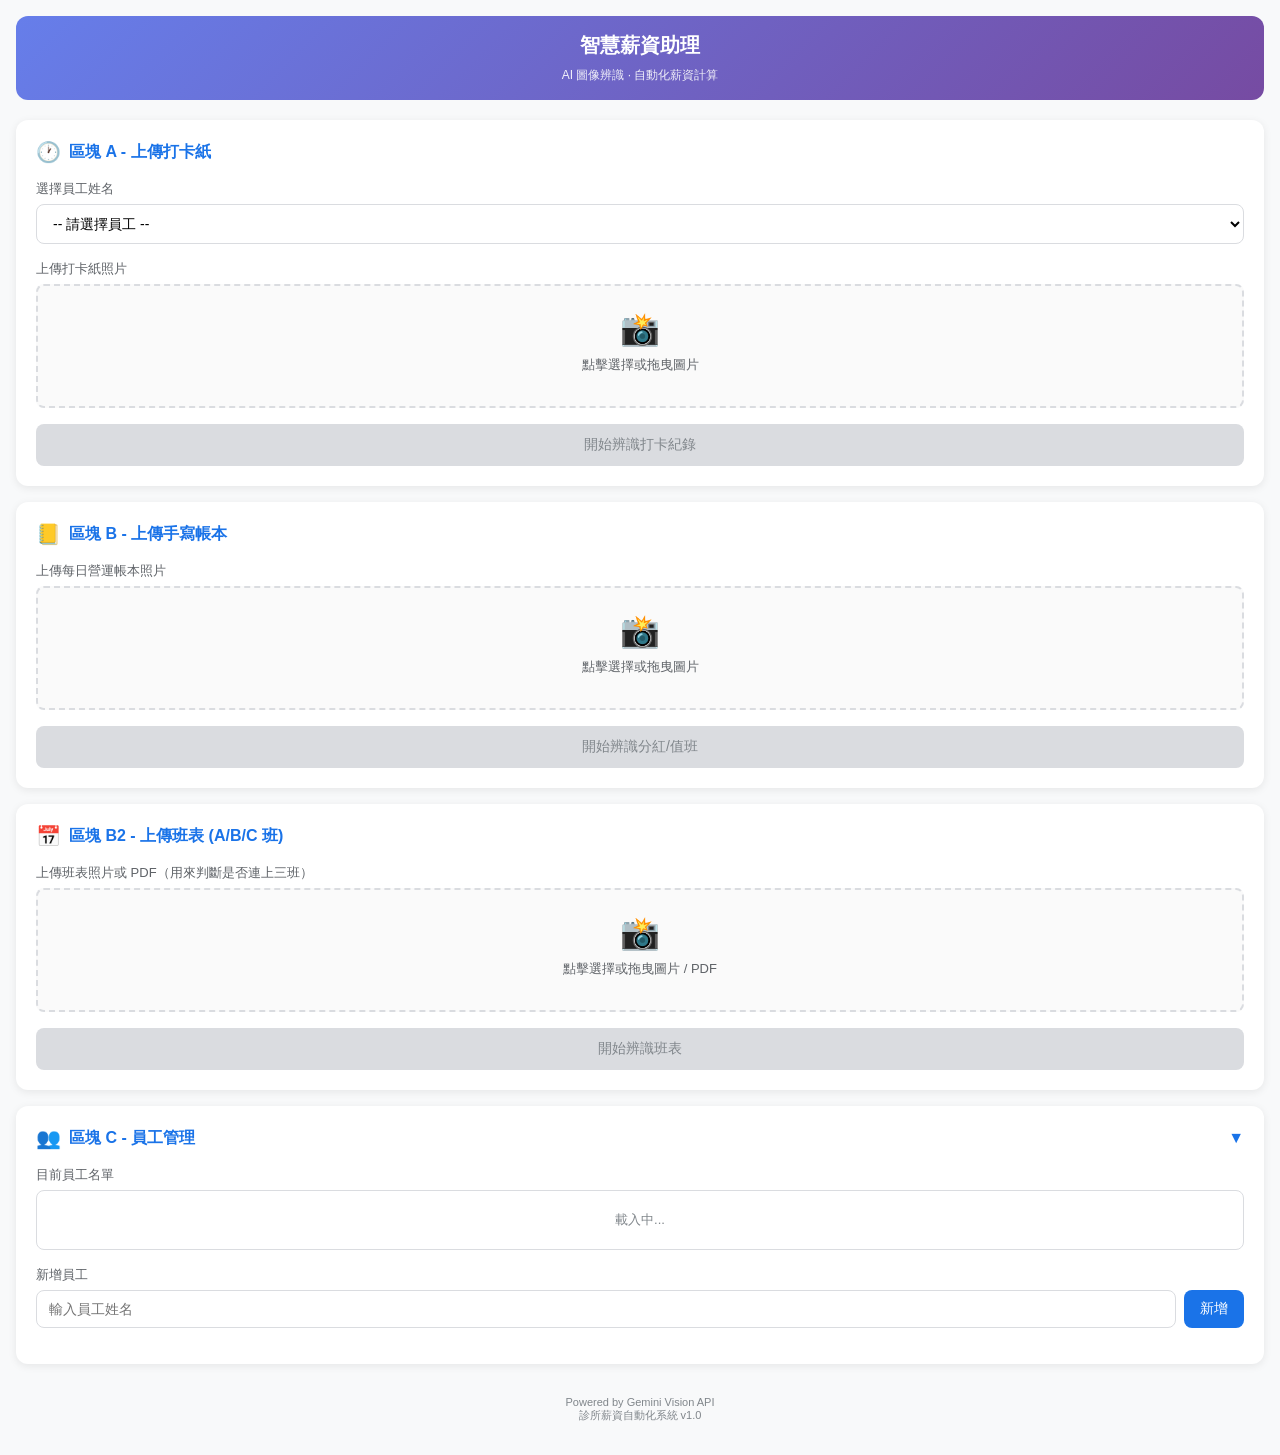
<file: index.html>
<!DOCTYPE html>
<html>
<head>
  <base target="_top">
  <style>
    * {
      box-sizing: border-box;
      font-family: 'Google Sans', 'Segoe UI', Roboto, sans-serif;
    }

    body {
      margin: 0;
      padding: 16px;
      background-color: #f8f9fa;
    }

    .header {
      text-align: center;
      padding: 16px 0;
      margin-bottom: 20px;
      background: linear-gradient(135deg, #667eea 0%, #764ba2 100%);
      border-radius: 12px;
      color: white;
    }

    .header h1 {
      margin: 0;
      font-size: 20px;
      font-weight: 600;
    }

    .header p {
      margin: 8px 0 0 0;
      font-size: 12px;
      opacity: 0.9;
    }

    .section {
      background: white;
      border-radius: 12px;
      padding: 20px;
      margin-bottom: 16px;
      box-shadow: 0 2px 8px rgba(0,0,0,0.08);
    }

    .section-title {
      display: flex;
      align-items: center;
      gap: 8px;
      margin: 0 0 16px 0;
      font-size: 16px;
      font-weight: 600;
      color: #1a73e8;
    }

    .section-icon {
      font-size: 20px;
    }

    .form-group {
      margin-bottom: 16px;
    }

    .form-label {
      display: block;
      margin-bottom: 6px;
      font-size: 13px;
      font-weight: 500;
      color: #5f6368;
    }

    .form-select {
      width: 100%;
      padding: 10px 12px;
      border: 1px solid #dadce0;
      border-radius: 8px;
      font-size: 14px;
      background-color: white;
      cursor: pointer;
      transition: border-color 0.2s;
    }

    .form-select:focus {
      outline: none;
      border-color: #1a73e8;
      box-shadow: 0 0 0 2px rgba(26, 115, 232, 0.2);
    }

    .file-upload-area {
      border: 2px dashed #dadce0;
      border-radius: 8px;
      padding: 24px 16px;
      text-align: center;
      cursor: pointer;
      transition: all 0.2s;
      background-color: #fafafa;
    }

    .file-upload-area:hover {
      border-color: #1a73e8;
      background-color: #e8f0fe;
    }

    .file-upload-area.has-file {
      border-color: #34a853;
      background-color: #e6f4ea;
    }

    .file-upload-icon {
      font-size: 32px;
      margin-bottom: 8px;
    }

    .file-upload-text {
      font-size: 13px;
      color: #5f6368;
    }

    .file-name {
      margin-top: 8px;
      font-size: 12px;
      color: #1a73e8;
      font-weight: 500;
      word-break: break-all;
    }

    .hidden-input {
      display: none;
    }

    .btn {
      width: 100%;
      padding: 12px 16px;
      border: none;
      border-radius: 8px;
      font-size: 14px;
      font-weight: 500;
      cursor: pointer;
      transition: all 0.2s;
      display: flex;
      align-items: center;
      justify-content: center;
      gap: 8px;
    }

    .btn-primary {
      background: linear-gradient(135deg, #1a73e8 0%, #1557b0 100%);
      color: white;
    }

    .btn-primary:hover {
      box-shadow: 0 4px 12px rgba(26, 115, 232, 0.4);
      transform: translateY(-1px);
    }

    .btn-primary:disabled {
      background: #dadce0;
      color: #80868b;
      cursor: not-allowed;
      transform: none;
      box-shadow: none;
    }

    .btn-secondary {
      background: linear-gradient(135deg, #34a853 0%, #1e8e3e 100%);
      color: white;
    }

    .btn-secondary:hover {
      box-shadow: 0 4px 12px rgba(52, 168, 83, 0.4);
      transform: translateY(-1px);
    }

    .btn-secondary:disabled {
      background: #dadce0;
      color: #80868b;
      cursor: not-allowed;
      transform: none;
      box-shadow: none;
    }

    .status-message {
      margin-top: 12px;
      padding: 12px;
      border-radius: 8px;
      font-size: 13px;
      display: none;
    }

    .status-message.show {
      display: block;
    }

    .status-message.success {
      background-color: #e6f4ea;
      color: #1e8e3e;
      border: 1px solid #34a853;
    }

    .status-message.error {
      background-color: #fce8e6;
      color: #c5221f;
      border: 1px solid #ea4335;
    }

    .status-message.loading {
      background-color: #e8f0fe;
      color: #1a73e8;
      border: 1px solid #1a73e8;
    }

    .spinner {
      display: inline-block;
      width: 16px;
      height: 16px;
      border: 2px solid rgba(255,255,255,0.3);
      border-radius: 50%;
      border-top-color: white;
      animation: spin 0.8s linear infinite;
    }

    @keyframes spin {
      to { transform: rotate(360deg); }
    }

    .footer {
      text-align: center;
      padding: 16px;
      font-size: 11px;
      color: #80868b;
    }

    .preview-image {
      max-width: 100%;
      max-height: 150px;
      margin-top: 12px;
      border-radius: 8px;
      display: none;
    }

    .preview-image.show {
      display: block;
    }

    /* Employee Management Styles */
    .employee-list {
      max-height: 200px;
      overflow-y: auto;
      border: 1px solid #dadce0;
      border-radius: 8px;
      margin-bottom: 12px;
    }

    .employee-item {
      display: flex;
      align-items: center;
      justify-content: space-between;
      padding: 10px 12px;
      border-bottom: 1px solid #f1f3f4;
    }

    .employee-item:last-child {
      border-bottom: none;
    }

    .employee-name {
      font-size: 14px;
      color: #202124;
    }

    .employee-actions {
      display: flex;
      gap: 4px;
    }

    .btn-icon {
      width: 28px;
      height: 28px;
      padding: 0;
      border: none;
      border-radius: 4px;
      cursor: pointer;
      font-size: 14px;
      display: flex;
      align-items: center;
      justify-content: center;
      transition: background-color 0.2s;
    }

    .btn-edit {
      background-color: #e8f0fe;
      color: #1a73e8;
    }

    .btn-edit:hover {
      background-color: #d2e3fc;
    }

    .btn-delete {
      background-color: #fce8e6;
      color: #c5221f;
    }

    .btn-delete:hover {
      background-color: #f5c6c2;
    }

    .add-employee-form {
      display: flex;
      gap: 8px;
    }

    .add-employee-form input {
      flex: 1;
      padding: 10px 12px;
      border: 1px solid #dadce0;
      border-radius: 8px;
      font-size: 14px;
    }

    .add-employee-form input:focus {
      outline: none;
      border-color: #1a73e8;
      box-shadow: 0 0 0 2px rgba(26, 115, 232, 0.2);
    }

    .btn-add {
      padding: 10px 16px;
      background: #1a73e8;
      color: white;
      border: none;
      border-radius: 8px;
      font-size: 14px;
      cursor: pointer;
      white-space: nowrap;
    }

    .btn-add:hover {
      background: #1557b0;
    }

    .btn-add:disabled {
      background: #dadce0;
      cursor: not-allowed;
    }

    .empty-list {
      padding: 20px;
      text-align: center;
      color: #80868b;
      font-size: 13px;
    }

    .modal-overlay {
      display: none;
      position: fixed;
      top: 0;
      left: 0;
      right: 0;
      bottom: 0;
      background: rgba(0,0,0,0.5);
      z-index: 1000;
      align-items: center;
      justify-content: center;
    }

    .modal-overlay.show {
      display: flex;
    }

    .modal {
      background: white;
      border-radius: 12px;
      padding: 24px;
      width: 280px;
      box-shadow: 0 4px 24px rgba(0,0,0,0.2);
    }

    .modal-title {
      margin: 0 0 16px 0;
      font-size: 18px;
      color: #202124;
    }

    .modal input {
      width: 100%;
      padding: 10px 12px;
      border: 1px solid #dadce0;
      border-radius: 8px;
      font-size: 14px;
      margin-bottom: 16px;
    }

    .modal input:focus {
      outline: none;
      border-color: #1a73e8;
    }

    .modal-actions {
      display: flex;
      gap: 8px;
      justify-content: flex-end;
    }

    .btn-cancel {
      padding: 8px 16px;
      background: #f1f3f4;
      color: #5f6368;
      border: none;
      border-radius: 6px;
      cursor: pointer;
    }

    .btn-confirm {
      padding: 8px 16px;
      background: #1a73e8;
      color: white;
      border: none;
      border-radius: 6px;
      cursor: pointer;
    }

    .section-collapsible {
      cursor: pointer;
      user-select: none;
    }

    .section-collapsible .toggle-icon {
      transition: transform 0.2s;
    }

    .section-collapsible.collapsed .toggle-icon {
      transform: rotate(-90deg);
    }

    .section-content {
      overflow: hidden;
      transition: max-height 0.3s ease-out;
    }

    .section-content.collapsed {
      max-height: 0 !important;
    }
  </style>
</head>
<body>
  <!-- Header -->
  <div class="header">
    <h1>智慧薪資助理</h1>
    <p>AI 圖像辨識 · 自動化薪資計算</p>
  </div>

  <!-- Section A: 上傳打卡紙 -->
  <div class="section">
    <h2 class="section-title">
      <span class="section-icon">🕐</span>
      區塊 A - 上傳打卡紙
    </h2>

    <div class="form-group">
      <label class="form-label">選擇員工姓名</label>
      <select id="employeeSelect" class="form-select">
        <option value="">-- 請選擇員工 --</option>
      </select>
    </div>

    <div class="form-group">
      <label class="form-label">上傳打卡紙照片</label>
      <div class="file-upload-area" id="timeCardArea" onclick="document.getElementById('timeCardInput').click()">
        <div class="file-upload-icon">📸</div>
        <div class="file-upload-text">點擊選擇或拖曳圖片</div>
        <div class="file-name" id="timeCardFileName"></div>
        <img class="preview-image" id="timeCardPreview" alt="Preview">
      </div>
      <input type="file" id="timeCardInput" class="hidden-input" accept="image/*" onchange="handleTimeCardSelect(this)">
    </div>

    <button class="btn btn-primary" id="btnProcessTimeCard" onclick="processTimeCard()" disabled>
      <span id="btnTimeCardText">開始辨識打卡紀錄</span>
      <span class="spinner" id="spinnerTimeCard" style="display: none;"></span>
    </button>

    <div class="status-message" id="statusTimeCard"></div>
  </div>

  <!-- Section B: 上傳手寫帳本 -->
  <div class="section">
    <h2 class="section-title">
      <span class="section-icon">📒</span>
      區塊 B - 上傳手寫帳本
    </h2>

    <div class="form-group">
      <label class="form-label">上傳每日營運帳本照片</label>
      <div class="file-upload-area" id="ledgerArea" onclick="document.getElementById('ledgerInput').click()">
        <div class="file-upload-icon">📸</div>
        <div class="file-upload-text">點擊選擇或拖曳圖片</div>
        <div class="file-name" id="ledgerFileName"></div>
        <img class="preview-image" id="ledgerPreview" alt="Preview">
      </div>
      <input type="file" id="ledgerInput" class="hidden-input" accept="image/*" onchange="handleLedgerSelect(this)">
    </div>

    <button class="btn btn-secondary" id="btnProcessLedger" onclick="processLedger()" disabled>
      <span id="btnLedgerText">開始辨識分紅/值班</span>
      <span class="spinner" id="spinnerLedger" style="display: none;"></span>
    </button>

    <div class="status-message" id="statusLedger"></div>
  </div>

  <!-- Section B2: 上傳班表 -->
  <div class="section">
    <h2 class="section-title">
      <span class="section-icon">📅</span>
      區塊 B2 - 上傳班表 (A/B/C 班)
    </h2>

    <div class="form-group">
      <label class="form-label">上傳班表照片或 PDF（用來判斷是否連上三班）</label>
      <div class="file-upload-area" id="rosterArea" onclick="document.getElementById('rosterInput').click()">
        <div class="file-upload-icon">📸</div>
        <div class="file-upload-text">點擊選擇或拖曳圖片 / PDF</div>
        <div class="file-name" id="rosterFileName"></div>
        <img class="preview-image" id="rosterPreview" alt="Preview">
      </div>
      <input type="file" id="rosterInput" class="hidden-input" accept="image/*,application/pdf" onchange="handleRosterSelect(this)">
    </div>

    <button class="btn btn-secondary" id="btnProcessRoster" onclick="processRoster()" disabled>
      <span id="btnRosterText">開始辨識班表</span>
      <span class="spinner" id="spinnerRoster" style="display: none;"></span>
    </button>

    <div class="status-message" id="statusRoster"></div>
  </div>

  <!-- Section C: 員工管理 -->
  <div class="section">
    <h2 class="section-title section-collapsible" onclick="toggleSection('employeeSection')">
      <span class="section-icon">👥</span>
      區塊 C - 員工管理
      <span class="toggle-icon" style="margin-left: auto;">▼</span>
    </h2>

    <div class="section-content" id="employeeSection">
      <div class="form-group">
        <label class="form-label">目前員工名單</label>
        <div class="employee-list" id="employeeListContainer">
          <div class="empty-list">載入中...</div>
        </div>
      </div>

      <div class="form-group">
        <label class="form-label">新增員工</label>
        <div class="add-employee-form">
          <input type="text" id="newEmployeeName" placeholder="輸入員工姓名">
          <button class="btn-add" onclick="addNewEmployee()">新增</button>
        </div>
      </div>

      <div class="status-message" id="statusEmployee"></div>
    </div>
  </div>

  <!-- Edit Modal -->
  <div class="modal-overlay" id="editModal">
    <div class="modal">
      <h3 class="modal-title">編輯員工姓名</h3>
      <input type="text" id="editEmployeeName" placeholder="輸入新姓名">
      <input type="hidden" id="editEmployeeOldName">
      <div class="modal-actions">
        <button class="btn-cancel" onclick="closeEditModal()">取消</button>
        <button class="btn-confirm" onclick="confirmEditEmployee()">確認</button>
      </div>
    </div>
  </div>

  <!-- Delete Confirm Modal -->
  <div class="modal-overlay" id="deleteModal">
    <div class="modal">
      <h3 class="modal-title">確認刪除</h3>
      <p style="margin: 0 0 16px 0; color: #5f6368;">確定要刪除員工「<span id="deleteEmployeeName"></span>」嗎？</p>
      <input type="hidden" id="deleteEmployeeTarget">
      <div class="modal-actions">
        <button class="btn-cancel" onclick="closeDeleteModal()">取消</button>
        <button class="btn-confirm" style="background: #c5221f;" onclick="confirmDeleteEmployee()">刪除</button>
      </div>
    </div>
  </div>

  <!-- Footer -->
  <div class="footer">
    Powered by Gemini Vision API<br>
    診所薪資自動化系統 v1.0
  </div>

  <script>
    // 全域變數
    let timeCardBase64 = null;
    let ledgerBase64 = null;
    let rosterBase64 = null;

    // 頁面載入時初始化
    document.addEventListener('DOMContentLoaded', function() {
      loadEmployeeList();
      setupDragAndDrop();
    });

    // 載入員工名單（下拉選單）
    function loadEmployeeList() {
      google.script.run
        .withSuccessHandler(function(employees) {
          const select = document.getElementById('employeeSelect');
          // 清除現有選項（保留第一個預設選項）
          while (select.options.length > 1) {
            select.remove(1);
          }
          // 新增員工選項
          employees.forEach(function(name) {
            const option = document.createElement('option');
            option.value = name;
            option.textContent = name;
            select.appendChild(option);
          });
        })
        .withFailureHandler(function(error) {
          console.error('載入員工名單失敗:', error);
        })
        .getEmployeeList();
    }

    // 設定拖放功能
    function setupDragAndDrop() {
      ['timeCardArea', 'ledgerArea', 'rosterArea'].forEach(function(areaId) {
        const area = document.getElementById(areaId);

        ['dragenter', 'dragover', 'dragleave', 'drop'].forEach(function(eventName) {
          area.addEventListener(eventName, preventDefaults, false);
        });

        ['dragenter', 'dragover'].forEach(function(eventName) {
          area.addEventListener(eventName, function() {
            area.style.borderColor = '#1a73e8';
            area.style.backgroundColor = '#e8f0fe';
          }, false);
        });

        ['dragleave', 'drop'].forEach(function(eventName) {
          area.addEventListener(eventName, function() {
            area.style.borderColor = '#dadce0';
            area.style.backgroundColor = '#fafafa';
          }, false);
        });

        area.addEventListener('drop', function(e) {
          const file = e.dataTransfer.files[0];
          const isAllowed = file && (file.type.startsWith('image/') || file.type === 'application/pdf');
          if (isAllowed) {
            if (areaId === 'timeCardArea') {
              handleFile(file, 'timeCard');
            } else if (areaId === 'rosterArea') {
              handleFile(file, 'roster');
            } else {
              handleFile(file, 'ledger');
            }
          }
        }, false);
      });
    }

    function preventDefaults(e) {
      e.preventDefault();
      e.stopPropagation();
    }

    // 處理打卡紙檔案選擇
    function handleTimeCardSelect(input) {
      if (input.files && input.files[0]) {
        handleFile(input.files[0], 'timeCard');
      }
    }

    // 處理帳本檔案選擇
    function handleLedgerSelect(input) {
      if (input.files && input.files[0]) {
        handleFile(input.files[0], 'ledger');
      }
    }

    // 處理班表檔案選擇
    function handleRosterSelect(input) {
      if (input.files && input.files[0]) {
        handleFile(input.files[0], 'roster');
      }
    }

    // 處理檔案讀取與預覽
    function handleFile(file, type) {
      const reader = new FileReader();

      reader.onload = function(e) {
        const base64 = e.target.result;

        const isImage = file.type.startsWith('image/');

        if (type === 'timeCard') {
          timeCardBase64 = base64;
          document.getElementById('timeCardFileName').textContent = file.name;
          document.getElementById('timeCardArea').classList.add('has-file');
          document.getElementById('timeCardPreview').src = base64;
          document.getElementById('timeCardPreview').classList.add('show');
          updateTimeCardButton();
        } else if (type === 'roster') {
          rosterBase64 = base64;
          document.getElementById('rosterFileName').textContent = file.name;
          document.getElementById('rosterArea').classList.add('has-file');
          const rp = document.getElementById('rosterPreview');
          if (isImage) {
            rp.src = base64;
            rp.classList.add('show');
          } else {
            rp.classList.remove('show'); // PDF 不預覽縮圖
          }
          updateRosterButton();
        } else {
          ledgerBase64 = base64;
          document.getElementById('ledgerFileName').textContent = file.name;
          document.getElementById('ledgerArea').classList.add('has-file');
          document.getElementById('ledgerPreview').src = base64;
          document.getElementById('ledgerPreview').classList.add('show');
          updateLedgerButton();
        }
      };

      reader.readAsDataURL(file);
    }

    // 更新打卡紙按鈕狀態
    function updateTimeCardButton() {
      const employee = document.getElementById('employeeSelect').value;
      const btn = document.getElementById('btnProcessTimeCard');
      btn.disabled = !timeCardBase64 || !employee;
    }

    // 更新帳本按鈕狀態
    function updateLedgerButton() {
      const btn = document.getElementById('btnProcessLedger');
      btn.disabled = !ledgerBase64;
    }

    // 更新班表按鈕狀態
    function updateRosterButton() {
      const btn = document.getElementById('btnProcessRoster');
      btn.disabled = !rosterBase64;
    }

    // 員工選擇變更時
    document.getElementById('employeeSelect').addEventListener('change', updateTimeCardButton);

    // 處理打卡紙辨識
    function processTimeCard() {
      const employee = document.getElementById('employeeSelect').value;

      if (!timeCardBase64 || !employee) {
        showStatus('statusTimeCard', 'error', '請選擇員工並上傳圖片');
        return;
      }

      setProcessing('timeCard', true);
      showStatus('statusTimeCard', 'loading', '⏳ AI 正在辨識打卡紙，請稍候...');

      google.script.run
        .withSuccessHandler(function(result) {
          setProcessing('timeCard', false);
          if (result.success) {
            showStatus('statusTimeCard', 'success', '✅ ' + result.message);
            resetTimeCardForm();
          } else {
            showStatus('statusTimeCard', 'error', '❌ ' + result.message);
          }
        })
        .withFailureHandler(function(error) {
          setProcessing('timeCard', false);
          showStatus('statusTimeCard', 'error', '❌ 處理失敗: ' + error.message);
        })
        .processTimeCardImage(timeCardBase64, employee);
    }

    // 處理帳本辨識
    function processLedger() {
      if (!ledgerBase64) {
        showStatus('statusLedger', 'error', '請上傳帳本圖片');
        return;
      }

      setProcessing('ledger', true);
      showStatus('statusLedger', 'loading', '⏳ AI 正在辨識帳本內容，請稍候...');

      google.script.run
        .withSuccessHandler(function(result) {
          setProcessing('ledger', false);
          if (result.success) {
            showStatus('statusLedger', 'success', '✅ ' + result.message);
            resetLedgerForm();
          } else {
            showStatus('statusLedger', 'error', '❌ ' + result.message);
          }
        })
        .withFailureHandler(function(error) {
          setProcessing('ledger', false);
          showStatus('statusLedger', 'error', '❌ 處理失敗: ' + error.message);
        })
        .processLedgerImage(ledgerBase64);
    }

    // 處理班表辨識
    function processRoster() {
      if (!rosterBase64) {
        showStatus('statusRoster', 'error', '請上傳班表圖片或 PDF');
        return;
      }

      setProcessing('roster', true);
      showStatus('statusRoster', 'loading', '⏳ AI 正在辨識班表，請稍候...');

      google.script.run
        .withSuccessHandler(function(result) {
          setProcessing('roster', false);
          if (result.success) {
            showStatus('statusRoster', 'success', '✅ ' + result.message);
            resetRosterForm();
          } else {
            showStatus('statusRoster', 'error', '❌ ' + result.message);
          }
        })
        .withFailureHandler(function(error) {
          setProcessing('roster', false);
          showStatus('statusRoster', 'error', '❌ 處理失敗: ' + error.message);
        })
        .processRosterImage(rosterBase64);
    }

    // 設定處理中狀態
    function setProcessing(type, isProcessing) {
      if (type === 'timeCard') {
        document.getElementById('btnProcessTimeCard').disabled = isProcessing;
        document.getElementById('btnTimeCardText').textContent = isProcessing ? '辨識中...' : '開始辨識打卡紀錄';
        document.getElementById('spinnerTimeCard').style.display = isProcessing ? 'inline-block' : 'none';
      } else if (type === 'roster') {
        document.getElementById('btnProcessRoster').disabled = isProcessing;
        document.getElementById('btnRosterText').textContent = isProcessing ? '辨識中...' : '開始辨識班表';
        document.getElementById('spinnerRoster').style.display = isProcessing ? 'inline-block' : 'none';
      } else {
        document.getElementById('btnProcessLedger').disabled = isProcessing;
        document.getElementById('btnLedgerText').textContent = isProcessing ? '辨識中...' : '開始辨識分紅/值班';
        document.getElementById('spinnerLedger').style.display = isProcessing ? 'inline-block' : 'none';
      }
    }

    // 顯示狀態訊息
    function showStatus(elementId, type, message) {
      const el = document.getElementById(elementId);
      el.className = 'status-message show ' + type;
      el.textContent = message;
    }

    // 重設打卡紙表單
    function resetTimeCardForm() {
      timeCardBase64 = null;
      document.getElementById('timeCardInput').value = '';
      document.getElementById('timeCardFileName').textContent = '';
      document.getElementById('timeCardArea').classList.remove('has-file');
      document.getElementById('timeCardPreview').classList.remove('show');
      document.getElementById('employeeSelect').value = '';
      updateTimeCardButton();
    }

    // 重設帳本表單
    function resetLedgerForm() {
      ledgerBase64 = null;
      document.getElementById('ledgerInput').value = '';
      document.getElementById('ledgerFileName').textContent = '';
      document.getElementById('ledgerArea').classList.remove('has-file');
      document.getElementById('ledgerPreview').classList.remove('show');
      updateLedgerButton();
    }

    // 重設班表表單
    function resetRosterForm() {
      rosterBase64 = null;
      document.getElementById('rosterInput').value = '';
      document.getElementById('rosterFileName').textContent = '';
      document.getElementById('rosterArea').classList.remove('has-file');
      document.getElementById('rosterPreview').classList.remove('show');
      updateRosterButton();
    }

    // ==================== 員工管理功能 ====================

    // 載入並顯示員工列表
    function loadEmployeeListUI() {
      google.script.run
        .withSuccessHandler(function(employees) {
          renderEmployeeList(employees);
        })
        .withFailureHandler(function(error) {
          document.getElementById('employeeListContainer').innerHTML =
            '<div class="empty-list">載入失敗：' + error.message + '</div>';
        })
        .getEmployeeList();
    }

    // 渲染員工列表
    function renderEmployeeList(employees) {
      const container = document.getElementById('employeeListContainer');

      if (!employees || employees.length === 0) {
        container.innerHTML = '<div class="empty-list">尚無員工資料，請新增員工</div>';
        return;
      }

      let html = '';
      employees.forEach(function(name) {
        html += '<div class="employee-item">' +
                  '<span class="employee-name">' + escapeHtml(name) + '</span>' +
                  '<div class="employee-actions">' +
                    '<button class="btn-icon btn-edit" onclick="openEditModal(\'' + escapeHtml(name) + '\')" title="編輯">✏️</button>' +
                    '<button class="btn-icon btn-delete" onclick="openDeleteModal(\'' + escapeHtml(name) + '\')" title="刪除">🗑️</button>' +
                  '</div>' +
                '</div>';
      });

      container.innerHTML = html;
    }

    // HTML 轉義
    function escapeHtml(text) {
      const div = document.createElement('div');
      div.textContent = text;
      return div.innerHTML;
    }

    // 新增員工
    function addNewEmployee() {
      const input = document.getElementById('newEmployeeName');
      const name = input.value.trim();

      if (!name) {
        showStatus('statusEmployee', 'error', '請輸入員工姓名');
        return;
      }

      showStatus('statusEmployee', 'loading', '新增中...');

      google.script.run
        .withSuccessHandler(function(result) {
          if (result.success) {
            showStatus('statusEmployee', 'success', '✅ ' + result.message);
            input.value = '';
            loadEmployeeListUI();
            loadEmployeeList(); // 更新下拉選單
          } else {
            showStatus('statusEmployee', 'error', '❌ ' + result.message);
          }
        })
        .withFailureHandler(function(error) {
          showStatus('statusEmployee', 'error', '❌ 新增失敗：' + error.message);
        })
        .addEmployee(name);
    }

    // 開啟編輯彈窗
    function openEditModal(name) {
      document.getElementById('editEmployeeOldName').value = name;
      document.getElementById('editEmployeeName').value = name;
      document.getElementById('editModal').classList.add('show');
      document.getElementById('editEmployeeName').focus();
    }

    // 關閉編輯彈窗
    function closeEditModal() {
      document.getElementById('editModal').classList.remove('show');
    }

    // 確認編輯員工
    function confirmEditEmployee() {
      const oldName = document.getElementById('editEmployeeOldName').value;
      const newName = document.getElementById('editEmployeeName').value.trim();

      if (!newName) {
        alert('請輸入員工姓名');
        return;
      }

      closeEditModal();
      showStatus('statusEmployee', 'loading', '更新中...');

      google.script.run
        .withSuccessHandler(function(result) {
          if (result.success) {
            showStatus('statusEmployee', 'success', '✅ ' + result.message);
            loadEmployeeListUI();
            loadEmployeeList(); // 更新下拉選單
          } else {
            showStatus('statusEmployee', 'error', '❌ ' + result.message);
          }
        })
        .withFailureHandler(function(error) {
          showStatus('statusEmployee', 'error', '❌ 更新失敗：' + error.message);
        })
        .updateEmployee(oldName, newName);
    }

    // 開啟刪除確認彈窗
    function openDeleteModal(name) {
      document.getElementById('deleteEmployeeTarget').value = name;
      document.getElementById('deleteEmployeeName').textContent = name;
      document.getElementById('deleteModal').classList.add('show');
    }

    // 關閉刪除彈窗
    function closeDeleteModal() {
      document.getElementById('deleteModal').classList.remove('show');
    }

    // 確認刪除員工
    function confirmDeleteEmployee() {
      const name = document.getElementById('deleteEmployeeTarget').value;

      closeDeleteModal();
      showStatus('statusEmployee', 'loading', '刪除中...');

      google.script.run
        .withSuccessHandler(function(result) {
          if (result.success) {
            showStatus('statusEmployee', 'success', '✅ ' + result.message);
            loadEmployeeListUI();
            loadEmployeeList(); // 更新下拉選單
          } else {
            showStatus('statusEmployee', 'error', '❌ ' + result.message);
          }
        })
        .withFailureHandler(function(error) {
          showStatus('statusEmployee', 'error', '❌ 刪除失敗：' + error.message);
        })
        .deleteEmployee(name);
    }

    // 切換區塊展開/收合
    function toggleSection(sectionId) {
      const section = document.getElementById(sectionId);
      const title = section.previousElementSibling;

      section.classList.toggle('collapsed');
      title.classList.toggle('collapsed');
    }

    // Enter 鍵新增員工
    document.getElementById('newEmployeeName').addEventListener('keypress', function(e) {
      if (e.key === 'Enter') {
        addNewEmployee();
      }
    });

    // 初始化時載入員工列表 UI
    document.addEventListener('DOMContentLoaded', function() {
      loadEmployeeListUI();
    });
  </script>
</body>
</html>
</file>
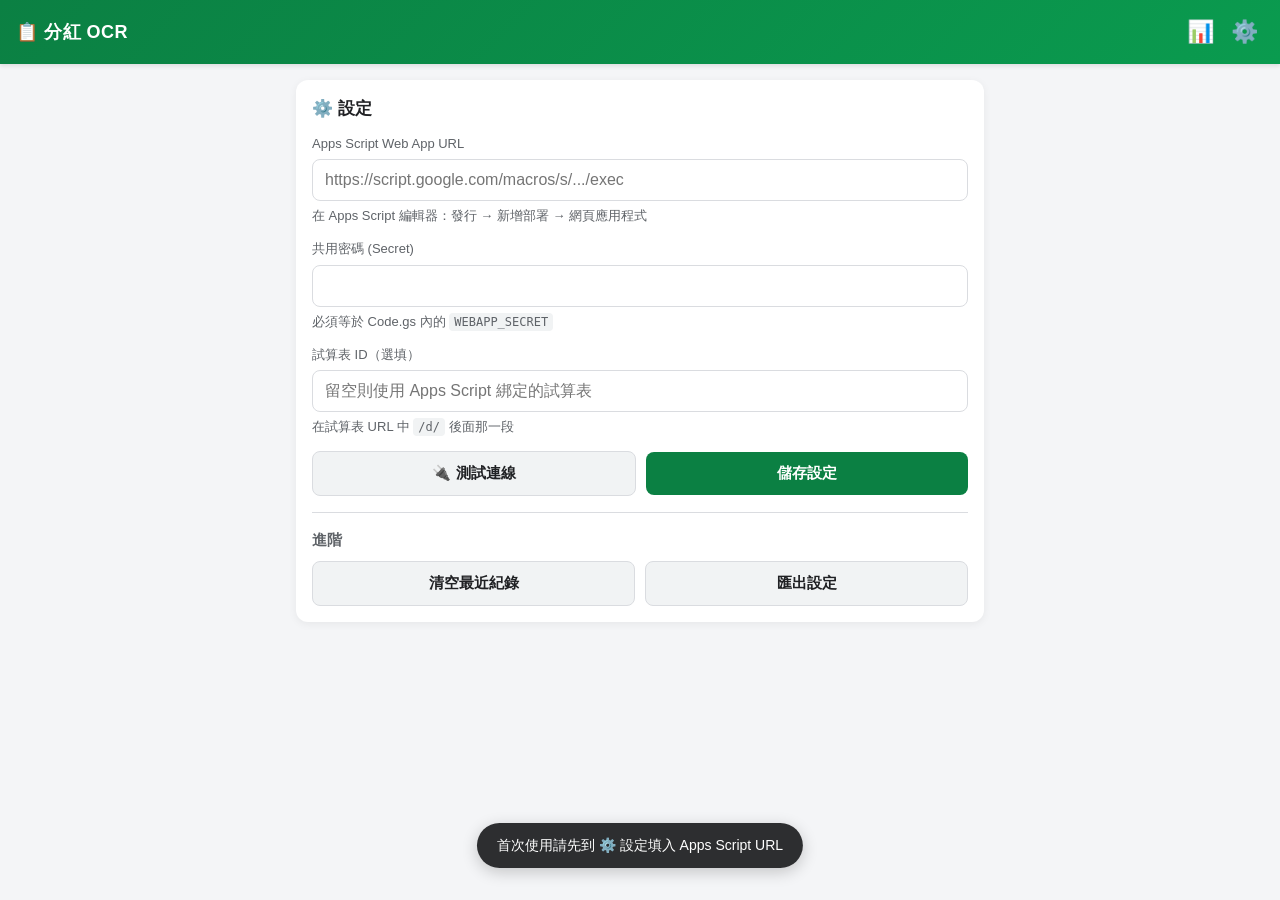
<file: webapp/index.html>
<!DOCTYPE html>
<html lang="zh-Hant">
<head>
  <meta charset="UTF-8">
  <meta name="viewport" content="width=device-width, initial-scale=1.0, viewport-fit=cover, user-scalable=no">
  <meta name="apple-mobile-web-app-capable" content="yes">
  <meta name="mobile-web-app-capable" content="yes">
  <meta name="apple-mobile-web-app-status-bar-style" content="black-translucent">
  <meta name="theme-color" content="#0b8043">
  <title>診所分紅 OCR 助手</title>
  <link rel="manifest" href="manifest.webmanifest">
  <link rel="icon" href="icon.svg" type="image/svg+xml">
  <link rel="apple-touch-icon" href="icon.svg">
  <link rel="stylesheet" href="style.css">
</head>
<body>
  <header class="topbar">
    <h1>📋 分紅 OCR</h1>
    <div class="topbar-actions">
      <button class="icon-btn" data-go="viewSummary" aria-label="統計">📊</button>
      <button class="icon-btn" data-go="viewSettings" aria-label="設定">⚙️</button>
    </div>
  </header>

  <main id="app">

    <!-- 1. 拍照 / 選圖 -->
    <section id="viewCapture" class="view active">
      <div class="card">
        <h2>拍照或上傳手寫帳本</h2>
        <p class="hint">建議拍清楚整張紙，重點放在<strong>上方</strong>（日期、班別、值日生）。</p>

        <label class="upload-box">
          <input type="file" id="fileInput" accept="image/*" capture="environment" hidden>
          <div class="upload-icon">📷</div>
          <div class="upload-text">點擊拍照 / 選擇照片</div>
        </label>

        <div id="previewWrap" class="preview-wrap" hidden>
          <img id="preview" alt="預覽">
          <div class="row">
            <button id="btnReplace" class="btn btn-secondary">重拍</button>
            <button id="btnRecognize" class="btn btn-primary">🔍 開始辨識</button>
          </div>
          <p class="hint" id="imageInfo"></p>
        </div>
      </div>

      <div class="card" id="recentCard" hidden>
        <h3>最近紀錄</h3>
        <ul id="recentList" class="recent-list"></ul>
      </div>
    </section>

    <!-- 2. 辨識中 -->
    <section id="viewLoading" class="view">
      <div class="card center">
        <div class="spinner"></div>
        <div id="loadingText">辨識中⋯</div>
        <p class="hint">手寫辨識通常 5–15 秒，請稍候</p>
      </div>
    </section>

    <!-- 3. 確認資料 -->
    <section id="viewReview" class="view">
      <div class="card">
        <h2>請確認資料</h2>
        <div class="grid-2">
          <div class="form-row">
            <label>日期</label>
            <input type="date" id="reviewDate">
          </div>
          <div class="form-row">
            <label>班別</label>
            <select id="reviewShift">
              <option value="morning">早 (A)</option>
              <option value="afternoon">午 (B)</option>
              <option value="night">晚 (C)</option>
            </select>
          </div>
        </div>
        <div class="form-row">
          <label>值日生（多位用逗號分隔，每位記 100 元）</label>
          <input type="text" id="reviewDuty" placeholder="例：江芯儀, 楊嘉惠">
        </div>

        <h3>分紅明細</h3>
        <div class="bonus-source">
          <span class="hint">套用金額：</span>
          <label><input type="radio" name="bonusSrc" value="extra" checked> 次欄 (對應你既有試算表)</label>
          <label><input type="radio" name="bonusSrc" value="main"> 主欄</label>
          <label><input type="radio" name="bonusSrc" value="sum"> 主+次</label>
        </div>
        <div id="entriesList" class="entries-list"></div>
        <button id="btnAddEntry" class="btn btn-secondary btn-block">+ 新增一行</button>
      </div>

      <div class="card sticky-actions">
        <div class="row">
          <button id="btnBack" class="btn btn-secondary">返回</button>
          <button id="btnSave" class="btn btn-primary">💾 儲存到試算表</button>
        </div>
      </div>
    </section>

    <!-- 4. 成功 -->
    <section id="viewSuccess" class="view">
      <div class="card center">
        <div class="big-emoji">✅</div>
        <h2>儲存成功</h2>
        <div id="successDetail" class="hint"></div>
        <div class="row">
          <button id="btnViewSummary" class="btn btn-secondary">📊 看統計</button>
          <button id="btnNew" class="btn btn-primary">📷 下一張</button>
        </div>
      </div>
    </section>

    <!-- 5. 設定 -->
    <section id="viewSettings" class="view">
      <div class="card">
        <h2>⚙️ 設定</h2>
        <div class="form-row">
          <label>Apps Script Web App URL</label>
          <input type="url" id="settingsUrl" inputmode="url" autocomplete="off"
                 placeholder="https://script.google.com/macros/s/.../exec">
          <p class="hint">在 Apps Script 編輯器：發行 → 新增部署 → 網頁應用程式</p>
        </div>
        <div class="form-row">
          <label>共用密碼 (Secret)</label>
          <input type="password" id="settingsSecret" autocomplete="off">
          <p class="hint">必須等於 Code.gs 內的 <code>WEBAPP_SECRET</code></p>
        </div>
        <div class="form-row">
          <label>試算表 ID（選填）</label>
          <input type="text" id="settingsSheetId" autocomplete="off"
                 placeholder="留空則使用 Apps Script 綁定的試算表">
          <p class="hint">在試算表 URL 中 <code>/d/</code> 後面那一段</p>
        </div>
        <div class="row">
          <button id="btnTestConn" class="btn btn-secondary">🔌 測試連線</button>
          <button id="btnSaveSettings" class="btn btn-primary">儲存設定</button>
        </div>
        <hr>
        <h3>進階</h3>
        <div class="row">
          <button id="btnClearRecent" class="btn btn-secondary">清空最近紀錄</button>
          <button id="btnExport" class="btn btn-secondary">匯出設定</button>
        </div>
      </div>
    </section>

    <!-- 6. 月份統計 -->
    <section id="viewSummary" class="view">
      <div class="card">
        <h2>📊 月份統計</h2>
        <div class="row">
          <input type="month" id="summaryMonth">
          <button id="btnRefreshSummary" class="btn btn-primary">查詢</button>
        </div>
        <div id="summaryGrand" class="grand-total"></div>
        <div id="summaryTable" class="summary-table"></div>
      </div>
    </section>

  </main>

  <div id="toast" class="toast" role="status" aria-live="polite"></div>

  <script src="app.js"></script>
</body>
</html>
</file>
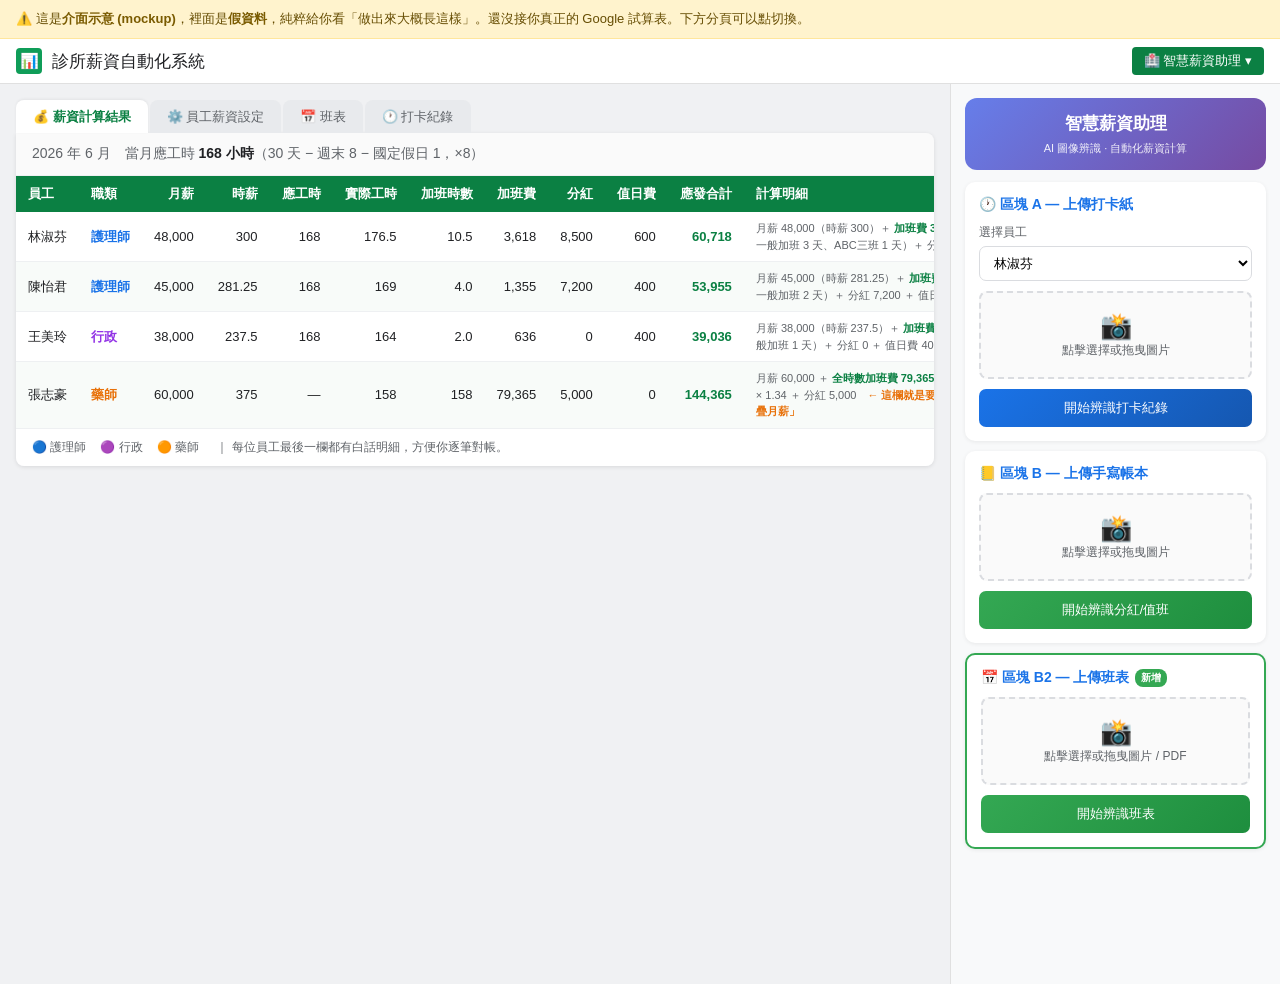
<file: mockup.html>
<!DOCTYPE html>
<html lang="zh-Hant">
<head>
<meta charset="UTF-8">
<meta name="viewport" content="width=device-width, initial-scale=1.0">
<title>診所薪資系統 — 介面 Mockup</title>
<style>
  * { box-sizing: border-box; font-family: 'Noto Sans TC','Microsoft JhengHei','Segoe UI',sans-serif; }
  body { margin:0; background:#f0f1f3; color:#202124; }

  /* 頂部說明條 */
  .mock-note { background:#fff3cd; border-bottom:1px solid #ffe69c; padding:10px 16px; font-size:13px; color:#664d03; }
  .mock-note b { color:#7a5b00; }

  /* Google Sheets 外框 */
  .gs-bar { background:#fff; border-bottom:1px solid #e0e0e0; padding:8px 16px; display:flex; align-items:center; gap:10px; }
  .gs-logo { width:26px;height:26px;background:#0f9d58;border-radius:4px;display:flex;align-items:center;justify-content:center;color:#fff;font-weight:700;font-size:15px; }
  .gs-title { font-size:17px; font-weight:500; }
  .gs-menu { background:#0b8043;color:#fff;font-size:13px;padding:5px 12px;border-radius:4px;margin-left:auto; }

  .layout { display:flex; align-items:flex-start; }
  .sheet-wrap { flex:1; padding:16px; overflow:auto; }

  /* 試算表分頁 */
  .tabs { display:flex; gap:2px; margin-bottom:0; }
  .tab { background:#e8eaed; padding:7px 16px; font-size:13px; border-radius:8px 8px 0 0; cursor:pointer; color:#5f6368; border:1px solid transparent; border-bottom:none; }
  .tab.active { background:#fff; color:#0b8043; font-weight:600; box-shadow:0 -1px 3px rgba(0,0,0,.06); }

  .sheet-card { background:#fff; border-radius:0 8px 8px 8px; box-shadow:0 1px 4px rgba(0,0,0,.1); overflow:auto; }
  .sheet-pane { display:none; }
  .sheet-pane.active { display:block; }

  table { border-collapse:collapse; width:100%; font-size:13px; white-space:nowrap; }
  th { background:#0b8043; color:#fff; font-weight:600; padding:9px 12px; text-align:left; position:sticky; top:0; }
  td { padding:8px 12px; border-bottom:1px solid #eef0f2; }
  tr:nth-child(even) td { background:#f8fbf9; }
  .num { text-align:right; font-variant-numeric:tabular-nums; }
  .total { font-weight:700; color:#0b8043; }
  .role-nurse { color:#1a73e8; font-weight:600; }
  .role-admin { color:#9334e6; font-weight:600; }
  .role-pharm { color:#e8710a; font-weight:600; }
  .detail { font-size:11px; color:#5f6368; white-space:normal; min-width:320px; max-width:420px; line-height:1.5; }
  .hl { color:#0b8043; font-weight:600; }

  .pane-title { padding:12px 16px; font-size:14px; color:#5f6368; border-bottom:1px solid #eef0f2; background:#fafafa; }
  .pane-title b { color:#202124; }

  /* 側邊欄 mock */
  .sidebar { width:330px; background:#f8f9fa; border-left:1px solid #e0e0e0; padding:14px; min-height:100vh; }
  .sb-header { text-align:center; padding:14px; border-radius:12px; color:#fff; background:linear-gradient(135deg,#667eea,#764ba2); margin-bottom:12px; }
  .sb-header h1 { margin:0; font-size:17px; }
  .sb-header p { margin:6px 0 0; font-size:11px; opacity:.9; }
  .sb-sec { background:#fff; border-radius:10px; padding:14px; margin-bottom:10px; box-shadow:0 1px 4px rgba(0,0,0,.07); }
  .sb-sec h2 { margin:0 0 10px; font-size:14px; color:#1a73e8; display:flex; align-items:center; gap:6px; }
  .sb-label { font-size:12px; color:#5f6368; margin-bottom:5px; display:block; }
  .sb-input { width:100%; padding:8px 10px; border:1px solid #dadce0; border-radius:7px; font-size:13px; background:#fff; margin-bottom:10px; }
  .sb-drop { border:2px dashed #dadce0; border-radius:8px; padding:18px; text-align:center; color:#5f6368; font-size:12px; background:#fafafa; margin-bottom:10px; }
  .sb-drop .ic { font-size:26px; }
  .sb-btn { width:100%; padding:10px; border:none; border-radius:7px; color:#fff; font-size:13px; font-weight:500; cursor:pointer; }
  .b-blue { background:linear-gradient(135deg,#1a73e8,#1557b0); }
  .b-green { background:linear-gradient(135deg,#34a853,#1e8e3e); }

  h3.section-h { margin:22px 16px 6px; font-size:13px; color:#80868b; letter-spacing:.5px; }
  .legend { padding:10px 16px; font-size:12px; color:#5f6368; }
  .legend span { display:inline-block; margin-right:14px; }
</style>
</head>
<body>

<div class="mock-note">
  ⚠️ 這是<b>介面示意 (mockup)</b>，裡面是<b>假資料</b>，純粹給你看「做出來大概長這樣」。還沒接你真正的 Google 試算表。下方分頁可以點切換。
</div>

<div class="gs-bar">
  <div class="gs-logo">📊</div>
  <div class="gs-title">診所薪資自動化系統</div>
  <div class="gs-menu">🏥 智慧薪資助理 ▾</div>
</div>

<div class="layout">
  <div class="sheet-wrap">

    <div class="tabs">
      <div class="tab active" onclick="showPane('payroll',this)">💰 薪資計算結果</div>
      <div class="tab" onclick="showPane('settings',this)">⚙️ 員工薪資設定</div>
      <div class="tab" onclick="showPane('roster',this)">📅 班表</div>
      <div class="tab" onclick="showPane('clock',this)">🕐 打卡紀錄</div>
    </div>

    <!-- 薪資計算結果 -->
    <div class="sheet-card">
      <div class="sheet-pane active" id="payroll">
        <div class="pane-title">2026 年 6 月　當月應工時 <b>168 小時</b>（30 天 − 週末 8 − 國定假日 1，×8）</div>
        <table>
          <thead>
            <tr>
              <th>員工</th><th>職類</th><th class="num">月薪</th><th class="num">時薪</th>
              <th class="num">應工時</th><th class="num">實際工時</th><th class="num">加班時數</th><th class="num">加班費</th>
              <th class="num">分紅</th><th class="num">值日費</th><th class="num">應發合計</th><th>計算明細</th>
            </tr>
          </thead>
          <tbody>
            <tr>
              <td>林淑芬</td><td class="role-nurse">護理師</td>
              <td class="num">48,000</td><td class="num">300</td>
              <td class="num">168</td><td class="num">176.5</td><td class="num">10.5</td><td class="num">3,618</td>
              <td class="num">8,500</td><td class="num">600</td><td class="num total">60,718</td>
              <td class="detail">月薪 48,000（時薪 300）＋ <span class="hl">加班費 3,618</span>（加班 10.5 小時：一般加班 3 天、ABC三班 1 天）＋ 分紅 8,500 ＋ 值日費 600</td>
            </tr>
            <tr>
              <td>陳怡君</td><td class="role-nurse">護理師</td>
              <td class="num">45,000</td><td class="num">281.25</td>
              <td class="num">168</td><td class="num">169</td><td class="num">4.0</td><td class="num">1,355</td>
              <td class="num">7,200</td><td class="num">400</td><td class="num total">53,955</td>
              <td class="detail">月薪 45,000（時薪 281.25）＋ <span class="hl">加班費 1,355</span>（加班 4 小時：一般加班 2 天）＋ 分紅 7,200 ＋ 值日費 400</td>
            </tr>
            <tr>
              <td>王美玲</td><td class="role-admin">行政</td>
              <td class="num">38,000</td><td class="num">237.5</td>
              <td class="num">168</td><td class="num">164</td><td class="num">2.0</td><td class="num">636</td>
              <td class="num">0</td><td class="num">400</td><td class="num total">39,036</td>
              <td class="detail">月薪 38,000（時薪 237.5）＋ <span class="hl">加班費 636</span>（加班 2 小時：一般加班 1 天）＋ 分紅 0 ＋ 值日費 400</td>
            </tr>
            <tr>
              <td>張志豪</td><td class="role-pharm">藥師</td>
              <td class="num">60,000</td><td class="num">375</td>
              <td class="num">—</td><td class="num">158</td><td class="num">158</td><td class="num">79,365</td>
              <td class="num">5,000</td><td class="num">0</td><td class="num total">144,365</td>
              <td class="detail">月薪 60,000 ＋ <span class="hl">全時數加班費 79,365</span> = 158 小時 × 時薪 375 × 1.34 ＋ 分紅 5,000　<b style="color:#e8710a">← 這欄就是要跟你確認的「藥師疊不疊月薪」</b></td>
            </tr>
          </tbody>
        </table>
        <div class="legend">
          <span>🔵 護理師</span><span>🟣 行政</span><span>🟠 藥師</span>
          ｜ 每位員工最後一欄都有白話明細，方便你逐筆對帳。
        </div>
      </div>
    </div>

    <!-- 員工薪資設定 -->
    <div class="sheet-card">
      <div class="sheet-pane" id="settings">
        <div class="pane-title">你只要填這張表的 <b>職類</b> 和 <b>月薪</b>，時薪系統自動算（月薪 ÷ 160）</div>
        <table>
          <thead><tr><th>員工姓名</th><th>職類</th><th class="num">月薪</th><th class="num">時薪（留空＝自動）</th><th>備註</th></tr></thead>
          <tbody>
            <tr><td>林淑芬</td><td class="role-nurse">護理師</td><td class="num">48,000</td><td class="num" style="color:#aaa">自動 300</td><td></td></tr>
            <tr><td>陳怡君</td><td class="role-nurse">護理師</td><td class="num">45,000</td><td class="num" style="color:#aaa">自動 281.25</td><td></td></tr>
            <tr><td>王美玲</td><td class="role-admin">行政</td><td class="num">38,000</td><td class="num" style="color:#aaa">自動 237.5</td><td></td></tr>
            <tr><td>張志豪</td><td class="role-pharm">藥師</td><td class="num">60,000</td><td class="num" style="color:#aaa">自動 375</td><td>加班費直接計算</td></tr>
          </tbody>
        </table>
      </div>
    </div>

    <!-- 班表 -->
    <div class="sheet-card">
      <div class="sheet-pane" id="roster">
        <div class="pane-title">上傳班表照片/PDF 由 AI 自動填，或手動填。系統靠這張判斷「<b>當天是否連上 A、B、C 三班</b>」</div>
        <table>
          <thead><tr><th>員工姓名</th><th>日期</th><th>班別</th><th>備註</th></tr></thead>
          <tbody>
            <tr><td>林淑芬</td><td>2026-06-03</td><td><b style="color:#e8710a">A,B,C</b></td><td>三班連上 → 當天加班一律 ×1.34</td></tr>
            <tr><td>林淑芬</td><td>2026-06-04</td><td>A,B</td><td></td></tr>
            <tr><td>陳怡君</td><td>2026-06-03</td><td>B,C</td><td></td></tr>
            <tr><td>王美玲</td><td>2026-06-05</td><td>A</td><td></td></tr>
          </tbody>
        </table>
      </div>
    </div>

    <!-- 打卡紀錄 -->
    <div class="sheet-card">
      <div class="sheet-pane" id="clock">
        <div class="pane-title">打卡紙由 AI 辨識自動填入（你現在系統已經有這塊）</div>
        <table>
          <thead><tr><th>員工姓名</th><th>日期</th><th>上班</th><th>下班</th><th class="num">當日工時</th></tr></thead>
          <tbody>
            <tr><td>林淑芬</td><td>2026-06-03</td><td>08:30</td><td>22:00</td><td class="num">13.5</td></tr>
            <tr><td>林淑芬</td><td>2026-06-04</td><td>08:30</td><td>18:00</td><td class="num">9.5</td></tr>
            <tr><td>王美玲</td><td>2026-06-05</td><td>09:00</td><td>20:00</td><td class="num">11.0</td></tr>
            <tr><td>張志豪</td><td>2026-06-05</td><td>10:00</td><td>21:30</td><td class="num">11.5</td></tr>
          </tbody>
        </table>
      </div>
    </div>

  </div>

  <!-- 側邊欄 mock -->
  <div class="sidebar">
    <div class="sb-header">
      <h1>智慧薪資助理</h1>
      <p>AI 圖像辨識 · 自動化薪資計算</p>
    </div>

    <div class="sb-sec">
      <h2>🕐 區塊 A — 上傳打卡紙</h2>
      <span class="sb-label">選擇員工</span>
      <select class="sb-input"><option>林淑芬</option></select>
      <div class="sb-drop"><div class="ic">📸</div>點擊選擇或拖曳圖片</div>
      <button class="sb-btn b-blue">開始辨識打卡紀錄</button>
    </div>

    <div class="sb-sec">
      <h2>📒 區塊 B — 上傳手寫帳本</h2>
      <div class="sb-drop"><div class="ic">📸</div>點擊選擇或拖曳圖片</div>
      <button class="sb-btn b-green">開始辨識分紅/值班</button>
    </div>

    <div class="sb-sec" style="border:2px solid #34a853;">
      <h2>📅 區塊 B2 — 上傳班表 <span style="font-size:10px;background:#34a853;color:#fff;padding:2px 6px;border-radius:8px;">新增</span></h2>
      <div class="sb-drop"><div class="ic">📸</div>點擊選擇或拖曳圖片 / PDF</div>
      <button class="sb-btn b-green">開始辨識班表</button>
    </div>
  </div>
</div>

<script>
  function showPane(id, el){
    document.querySelectorAll('.sheet-pane').forEach(p=>p.classList.remove('active'));
    document.querySelectorAll('.tab').forEach(t=>t.classList.remove('active'));
    document.getElementById(id).classList.add('active');
    el.classList.add('active');
  }
</script>
</body>
</html>
</file>
<file: webapp/style.css>
:root {
  --bg: #f4f5f7;
  --card: #ffffff;
  --primary: #0b8043;
  --primary-dark: #0a6e3a;
  --secondary: #f1f3f4;
  --text: #202124;
  --text-light: #5f6368;
  --border: #dadce0;
  --danger: #d93025;
  --shadow: 0 2px 8px rgba(0, 0, 0, 0.06);
  --radius: 12px;
}

* { box-sizing: border-box; -webkit-tap-highlight-color: transparent; }

html, body {
  margin: 0;
  padding: 0;
  background: var(--bg);
  color: var(--text);
  font-family: -apple-system, BlinkMacSystemFont, "PingFang TC", "Microsoft JhengHei",
               "Segoe UI", Roboto, sans-serif;
  font-size: 16px;
  line-height: 1.5;
  overscroll-behavior-y: none;
}

body {
  min-height: 100vh;
  padding-top: env(safe-area-inset-top);
  padding-bottom: env(safe-area-inset-bottom);
}

/* Top bar */
.topbar {
  position: sticky;
  top: 0;
  z-index: 50;
  display: flex;
  align-items: center;
  justify-content: space-between;
  padding: 12px 16px;
  padding-top: max(12px, env(safe-area-inset-top));
  background: linear-gradient(135deg, #0b8043 0%, #0a9b4f 100%);
  color: #fff;
  box-shadow: 0 2px 4px rgba(0,0,0,0.1);
}

.topbar h1 {
  margin: 0;
  font-size: 18px;
  font-weight: 600;
  letter-spacing: 0.5px;
}

.topbar-actions { display: flex; gap: 4px; }

.icon-btn {
  background: transparent;
  border: none;
  color: #fff;
  font-size: 22px;
  width: 40px;
  height: 40px;
  border-radius: 50%;
  cursor: pointer;
  transition: background 0.15s;
}
.icon-btn:active { background: rgba(255,255,255,0.2); }

/* Main / views */
main {
  padding: 16px;
  max-width: 720px;
  margin: 0 auto;
  padding-bottom: 32px;
}

.view { display: none; }
.view.active { display: block; }

.card {
  background: var(--card);
  border-radius: var(--radius);
  padding: 16px;
  margin-bottom: 14px;
  box-shadow: var(--shadow);
}
.card h2 { margin: 0 0 12px; font-size: 17px; font-weight: 600; }
.card h3 { margin: 16px 0 10px; font-size: 15px; font-weight: 600; color: var(--text-light); }
.card.center { text-align: center; }

.hint {
  margin: 6px 0 0;
  font-size: 13px;
  color: var(--text-light);
  line-height: 1.4;
}
.hint code {
  background: var(--secondary);
  padding: 2px 5px;
  border-radius: 4px;
  font-size: 12px;
}

/* Forms */
.form-row { margin-bottom: 14px; }
.form-row label {
  display: block;
  font-size: 13px;
  font-weight: 500;
  color: var(--text-light);
  margin-bottom: 6px;
}
.form-row input,
.form-row select {
  width: 100%;
  padding: 11px 12px;
  border: 1px solid var(--border);
  border-radius: 8px;
  font-size: 16px;
  background: #fff;
  font-family: inherit;
  color: var(--text);
}
.form-row input:focus,
.form-row select:focus {
  outline: none;
  border-color: var(--primary);
  box-shadow: 0 0 0 2px rgba(11, 128, 67, 0.15);
}

.grid-2 {
  display: grid;
  grid-template-columns: 1fr 1fr;
  gap: 12px;
}

/* Upload box */
.upload-box {
  display: flex;
  flex-direction: column;
  align-items: center;
  justify-content: center;
  border: 2px dashed var(--border);
  border-radius: var(--radius);
  padding: 32px 16px;
  background: #fafafa;
  cursor: pointer;
  transition: all 0.15s;
}
.upload-box:hover, .upload-box:active {
  border-color: var(--primary);
  background: #f0fbf4;
}
.upload-icon { font-size: 56px; margin-bottom: 8px; }
.upload-text { font-size: 15px; color: var(--text-light); }

.preview-wrap { margin-top: 14px; }
.preview-wrap img {
  width: 100%;
  border-radius: 8px;
  border: 1px solid var(--border);
  display: block;
  margin-bottom: 10px;
}

/* Buttons */
.btn {
  display: inline-block;
  padding: 12px 18px;
  font-size: 15px;
  font-weight: 600;
  border: none;
  border-radius: 8px;
  cursor: pointer;
  font-family: inherit;
  transition: transform 0.05s, opacity 0.15s;
  flex: 1;
}
.btn:active { transform: scale(0.97); opacity: 0.9; }
.btn:disabled { opacity: 0.5; cursor: not-allowed; }

.btn-primary {
  background: var(--primary);
  color: #fff;
}
.btn-primary:active { background: var(--primary-dark); }
.btn-secondary {
  background: var(--secondary);
  color: var(--text);
  border: 1px solid var(--border);
}
.btn-block { width: 100%; margin-top: 10px; }

.row { display: flex; gap: 10px; align-items: center; margin-top: 10px; }
.row .btn { flex: 1; }

.sticky-actions {
  position: sticky;
  bottom: 12px;
  z-index: 10;
}

/* Spinner */
.spinner {
  width: 48px;
  height: 48px;
  border: 4px solid var(--secondary);
  border-top-color: var(--primary);
  border-radius: 50%;
  margin: 24px auto;
  animation: spin 0.8s linear infinite;
}
@keyframes spin { to { transform: rotate(360deg); } }

.big-emoji { font-size: 64px; margin: 16px 0 8px; }

/* Bonus source toggles */
.bonus-source {
  display: flex;
  flex-wrap: wrap;
  gap: 12px;
  padding: 8px 10px;
  background: var(--secondary);
  border-radius: 8px;
  margin-bottom: 12px;
  font-size: 13px;
}
.bonus-source label {
  display: inline-flex;
  align-items: center;
  gap: 4px;
  cursor: pointer;
}

/* Entries list */
.entries-list { display: flex; flex-direction: column; gap: 8px; }
.entry-row {
  display: grid;
  grid-template-columns: 1fr 70px 70px 80px 32px;
  gap: 6px;
  align-items: center;
  background: #fafafa;
  border: 1px solid var(--border);
  border-radius: 8px;
  padding: 6px;
}
.entry-row input {
  padding: 8px 8px;
  border: 1px solid var(--border);
  border-radius: 6px;
  font-size: 14px;
  background: #fff;
  width: 100%;
  font-family: inherit;
}
.entry-row input.name { font-weight: 600; }
.entry-row input.num { text-align: right; }
.entry-row .del {
  background: transparent;
  border: none;
  color: var(--danger);
  font-size: 22px;
  cursor: pointer;
  padding: 0;
  line-height: 1;
}
.entry-row.duty {
  background: #fff8e1;
  border-color: #ffd54f;
}
.entry-head {
  display: grid;
  grid-template-columns: 1fr 70px 70px 80px 32px;
  gap: 6px;
  font-size: 11px;
  color: var(--text-light);
  padding: 0 6px;
  margin-bottom: -2px;
}

/* Recent list */
.recent-list { list-style: none; padding: 0; margin: 0; }
.recent-list li {
  padding: 10px 0;
  border-bottom: 1px solid var(--border);
  font-size: 14px;
  display: flex;
  justify-content: space-between;
}
.recent-list li:last-child { border-bottom: none; }
.recent-list .ts { color: var(--text-light); font-size: 12px; }

/* Summary */
.grand-total {
  margin: 16px 0 12px;
  padding: 10px 12px;
  background: #e8f5ec;
  border-radius: 8px;
  font-weight: 600;
  font-size: 15px;
  color: var(--primary-dark);
}
.summary-table {
  overflow-x: auto;
}
.summary-table table {
  width: 100%;
  border-collapse: collapse;
  font-size: 13px;
}
.summary-table th,
.summary-table td {
  padding: 8px 6px;
  border-bottom: 1px solid var(--border);
  text-align: right;
}
.summary-table th:first-child,
.summary-table td:first-child { text-align: left; font-weight: 600; }
.summary-table thead th {
  background: var(--secondary);
  font-weight: 600;
  position: sticky;
  top: 0;
}
.summary-table tfoot td {
  font-weight: 700;
  background: #fffde7;
}

hr {
  border: none;
  border-top: 1px solid var(--border);
  margin: 16px 0;
}

/* Toast */
.toast {
  position: fixed;
  left: 50%;
  bottom: 32px;
  transform: translateX(-50%) translateY(100px);
  background: rgba(32, 33, 36, 0.94);
  color: #fff;
  padding: 12px 20px;
  border-radius: 24px;
  font-size: 14px;
  box-shadow: 0 4px 16px rgba(0,0,0,0.2);
  opacity: 0;
  transition: transform 0.25s, opacity 0.25s;
  z-index: 100;
  max-width: 90%;
  text-align: center;
}
.toast.show {
  transform: translateX(-50%) translateY(0);
  opacity: 1;
}
.toast.error { background: #b71c1c; }
.toast.success { background: var(--primary-dark); }

@media (max-width: 380px) {
  .entry-row, .entry-head {
    grid-template-columns: 1fr 60px 60px 70px 28px;
    font-size: 13px;
  }
}
</file>
